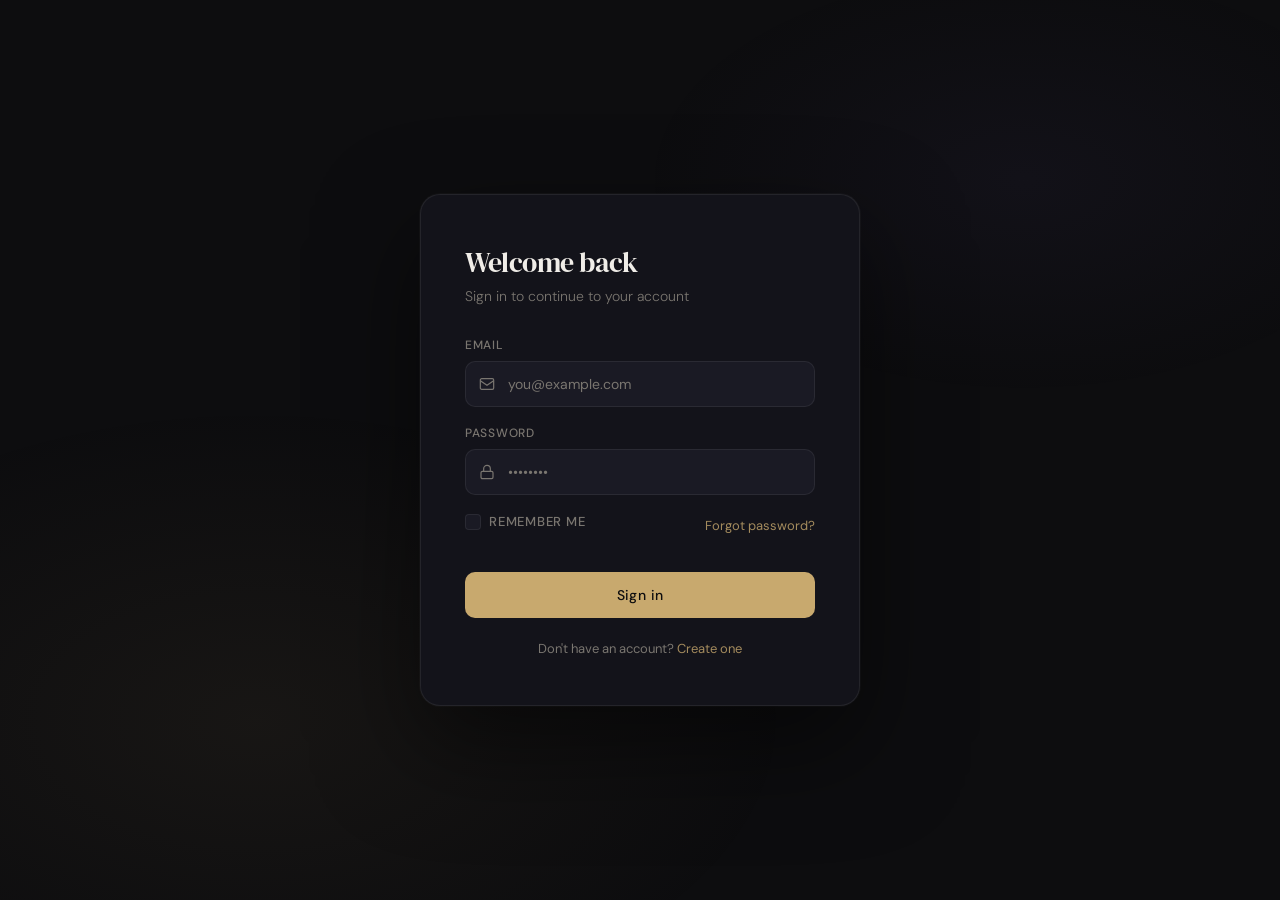
<file: login.html>
<!DOCTYPE html>
<html lang="en">
<head>
  <meta charset="UTF-8" />
  <meta name="viewport" content="width=device-width, initial-scale=1.0"/>
  <title>Login</title>
  <link href="https://fonts.googleapis.com/css2?family=DM+Serif+Display:ital@0;1&family=DM+Sans:wght@300;400;500&display=swap" rel="stylesheet"/>
  <link rel="stylesheet" href="styles/style.css">
</head>
<body class="centered-layout">
  <div class="wrapper">
    <div class="login-panel">
      <div class="login-header">
        <h1>Welcome back</h1>
        <p>Sign in to continue to your account</p>
      </div>

      <form onsubmit="handleLogin(event)">
        <div class="form-group">
          <label for="email">Email</label>
          <div class="input-wrap">
            <input type="email" id="email" placeholder="you@example.com" autocomplete="email" required />
            <svg width="16" height="16" viewBox="0 0 24 24" fill="none" stroke="currentColor" stroke-width="1.8">
              <rect x="2" y="4" width="20" height="16" rx="2"/><path d="m2 7 10 7 10-7"/>
            </svg>
          </div>
        </div>

        <div class="form-group">
          <label for="password">Password</label>
          <div class="input-wrap">
            <input type="password" id="password" placeholder="••••••••" autocomplete="current-password" required />
            <svg width="16" height="16" viewBox="0 0 24 24" fill="none" stroke="currentColor" stroke-width="1.8">
              <rect x="3" y="11" width="18" height="11" rx="2"/><path d="M7 11V7a5 5 0 0 1 10 0v4"/>
            </svg>
          </div>
        </div>

        <div class="form-meta">
          <label class="remember">
            <input type="checkbox" id="remember"/>
            <span class="check-box"></span>
            Remember me
          </label>
          <a href="#" class="forgot">Forgot password?</a>
        </div>

        <button type="submit" class="btn-primary">Sign in</button>
      </form>

      <div class="auth-link">
        Don't have an account? <a href="signup.html">Create one</a>
      </div>
    </div>
  </div>

  <script>
    function handleLogin(e) {
      e.preventDefault();
      const btn = e.target.querySelector('.btn-primary');
      btn.textContent = 'Signing in…';
      btn.style.opacity = '0.7';
      btn.disabled = true;
      setTimeout(() => {
        btn.textContent = '✓ Signed in';
        btn.style.background = '#4caf80';
      }, 1200);
    }
  </script>
</body>
</html>
</file>
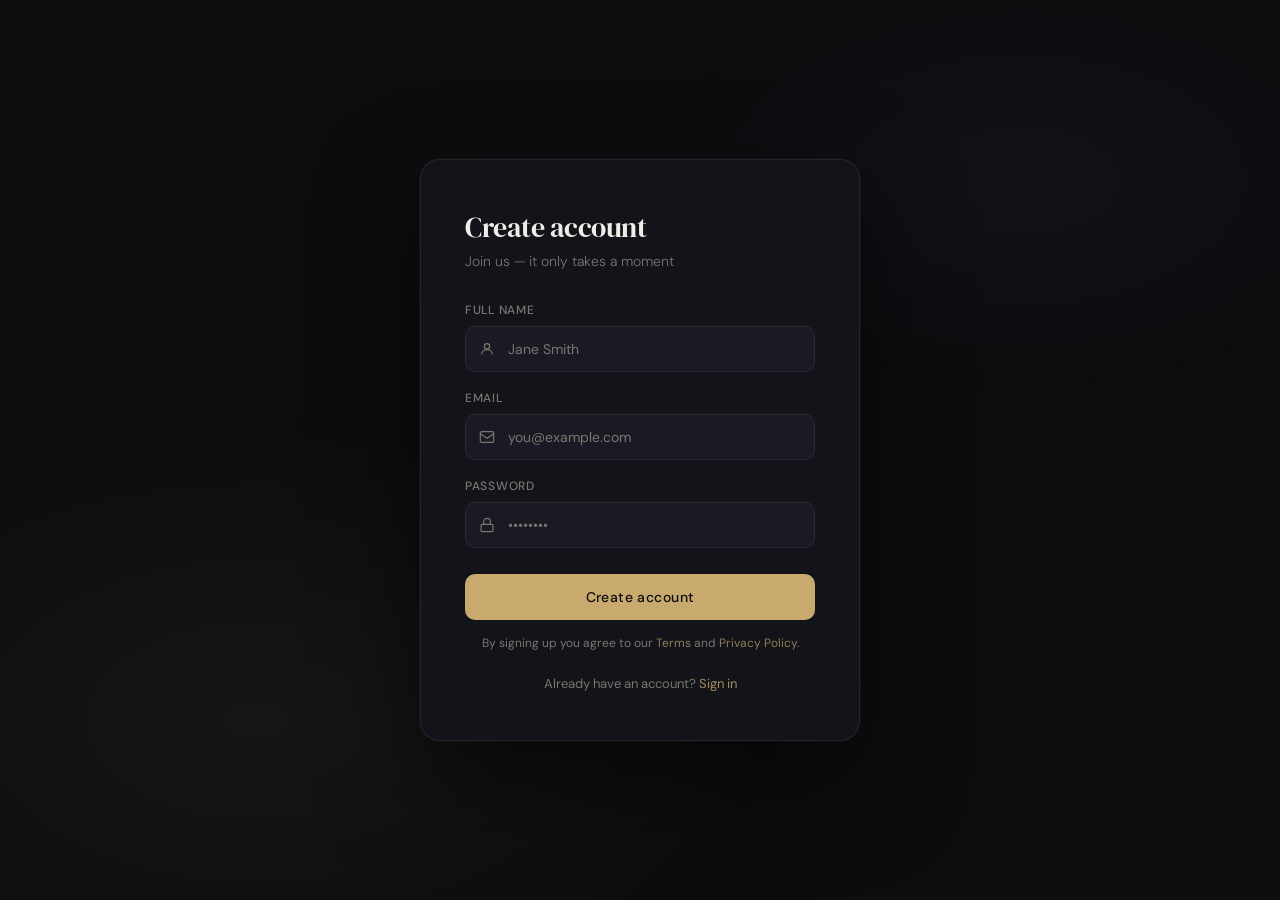
<file: sign_up.html>
<!DOCTYPE html>
<html lang="en">
<head>
  <meta charset="UTF-8" />
  <meta name="viewport" content="width=device-width, initial-scale=1.0"/>
  <title>Create Account</title>
  <link href="https://fonts.googleapis.com/css2?family=DM+Serif+Display:ital@0;1&family=DM+Sans:wght@300;400;500&display=swap" rel="stylesheet"/>
  <style>
    *, *::before, *::after { box-sizing: border-box; margin: 0; padding: 0; }

    :root {
      --bg: #0d0d0f;
      --panel: #13131a;
      --border: rgba(255,255,255,0.07);
      --accent: #c8a96e;
      --accent-dim: rgba(200,169,110,0.15);
      --text: #f0ede8;
      --muted: #7a7670;
      --input-bg: #1a1a24;
    }

    body {
      background: var(--bg);
      color: var(--text);
      font-family: 'DM Sans', sans-serif;
      min-height: 100vh;
      display: flex;
      align-items: center;
      justify-content: center;
      overflow: hidden;
    }

    body::before {
      content: '';
      position: fixed;
      inset: 0;
      background:
        radial-gradient(ellipse 60% 50% at 20% 80%, rgba(200,169,110,0.06) 0%, transparent 70%),
        radial-gradient(ellipse 50% 40% at 80% 20%, rgba(120,100,200,0.05) 0%, transparent 60%);
      pointer-events: none;
    }

    .wrapper {
      width: 440px;
      max-width: 95vw;
      background: var(--panel);
      border: 1px solid var(--border);
      border-radius: 20px;
      overflow: hidden;
      box-shadow: 0 40px 100px rgba(0,0,0,0.5), 0 0 0 1px rgba(255,255,255,0.03);
      padding: 48px 44px;
      animation: fadeUp 0.7s cubic-bezier(.22,1,.36,1) both;
    }

    @keyframes fadeUp {
      from { opacity: 0; transform: translateY(24px); }
      to   { opacity: 1; transform: translateY(0); }
    }

    .login-header {
      margin-bottom: 32px;
      animation: fadeUp 0.7s 0.1s cubic-bezier(.22,1,.36,1) both;
    }

    .login-header h1 {
      font-family: 'DM Serif Display', serif;
      font-size: 28px;
      font-weight: 400;
      letter-spacing: -0.5px;
      margin-bottom: 6px;
    }

    .login-header p {
      font-size: 14px;
      color: var(--muted);
      font-weight: 300;
    }

    .form-group {
      margin-bottom: 18px;
      animation: fadeUp 0.7s 0.2s cubic-bezier(.22,1,.36,1) both;
    }

    .form-group:nth-child(2) { animation-delay: 0.25s; }
    .form-group:nth-child(3) { animation-delay: 0.3s; }
    .form-group:nth-child(4) { animation-delay: 0.35s; }

    label {
      display: block;
      font-size: 12px;
      font-weight: 500;
      letter-spacing: 0.06em;
      text-transform: uppercase;
      color: var(--muted);
      margin-bottom: 8px;
    }

    .input-wrap {
      position: relative;
    }

    .input-wrap svg {
      position: absolute;
      left: 14px;
      top: 50%;
      transform: translateY(-50%);
      color: var(--muted);
      pointer-events: none;
      transition: color 0.2s;
    }

    input[type="text"],
    input[type="email"],
    input[type="password"] {
      width: 100%;
      background: var(--input-bg);
      border: 1px solid var(--border);
      border-radius: 10px;
      padding: 13px 14px 13px 42px;
      font-family: 'DM Sans', sans-serif;
      font-size: 14px;
      color: var(--text);
      outline: none;
      transition: border-color 0.2s, box-shadow 0.2s;
    }

    input::placeholder { color: var(--muted); }

    input:focus {
      border-color: rgba(200,169,110,0.5);
      box-shadow: 0 0 0 3px rgba(200,169,110,0.08);
    }

    input:focus ~ svg,
    .input-wrap:focus-within svg {
      color: var(--accent);
    }

    .btn-submit {
      width: 100%;
      padding: 14px;
      background: var(--accent);
      color: #0d0d0f;
      border: none;
      border-radius: 10px;
      font-family: 'DM Sans', sans-serif;
      font-size: 14px;
      font-weight: 500;
      letter-spacing: 0.03em;
      cursor: pointer;
      margin-top: 8px;
      transition: opacity 0.2s, transform 0.15s;
      animation: fadeUp 0.7s 0.45s cubic-bezier(.22,1,.36,1) both;
    }

    .btn-submit:hover { opacity: 0.9; transform: translateY(-1px); }
    .btn-submit:active { transform: translateY(0); }

    .login-link {
      text-align: center;
      font-size: 13px;
      color: var(--muted);
      margin-top: 22px;
      animation: fadeUp 0.7s 0.5s cubic-bezier(.22,1,.36,1) both;
    }

    .login-link a {
      color: var(--accent);
      text-decoration: none;
      opacity: 0.8;
      transition: opacity 0.2s;
    }
    .login-link a:hover { opacity: 1; }

    .terms {
      font-size: 12px;
      color: var(--muted);
      text-align: center;
      margin-top: 14px;
      line-height: 1.6;
      animation: fadeUp 0.7s 0.5s cubic-bezier(.22,1,.36,1) both;
    }

    .terms a {
      color: var(--accent);
      text-decoration: none;
      opacity: 0.7;
    }
    .terms a:hover { opacity: 1; }
  </style>
</head>
<body>
  <div class="wrapper">
    <div class="login-header">
      <h1>Create account</h1>
      <p>Join us — it only takes a moment</p>
    </div>

    <form onsubmit="handleSignup(event)">
      <div class="form-group">
        <label for="name">Full Name</label>
        <div class="input-wrap">
          <input type="text" id="name" placeholder="Jane Smith" autocomplete="name" required />
          <svg width="16" height="16" viewBox="0 0 24 24" fill="none" stroke="currentColor" stroke-width="1.8">
            <circle cx="12" cy="8" r="4"/><path d="M4 20c0-4 3.6-7 8-7s8 3 8 7"/>
          </svg>
        </div>
      </div>

      <div class="form-group">
        <label for="email">Email</label>
        <div class="input-wrap">
          <input type="email" id="email" placeholder="you@example.com" autocomplete="email" required />
          <svg width="16" height="16" viewBox="0 0 24 24" fill="none" stroke="currentColor" stroke-width="1.8">
            <rect x="2" y="4" width="20" height="16" rx="2"/><path d="m2 7 10 7 10-7"/>
          </svg>
        </div>
      </div>

      <div class="form-group">
        <label for="password">Password</label>
        <div class="input-wrap">
          <input type="password" id="password" placeholder="••••••••" autocomplete="new-password" required />
          <svg width="16" height="16" viewBox="0 0 24 24" fill="none" stroke="currentColor" stroke-width="1.8">
            <rect x="3" y="11" width="18" height="11" rx="2"/><path d="M7 11V7a5 5 0 0 1 10 0v4"/>
          </svg>
        </div>
      </div>

      <button type="submit" class="btn-submit">Create account</button>
    </form>

    <p class="terms">By signing up you agree to our <a href="#">Terms</a> and <a href="#">Privacy Policy</a>.</p>

    <div class="login-link">
      Already have an account? <a href="login.html">Sign in</a>
    </div>
  </div>

  <script>
    function handleSignup(e) {
      e.preventDefault();
      const btn = e.target.querySelector('.btn-submit');
      btn.textContent = 'Creating account…';
      btn.style.opacity = '0.7';
      btn.disabled = true;
      setTimeout(() => {
        btn.textContent = '✓ Account created!';
        btn.style.background = '#4caf80';
      }, 1200);
    }
  </script>
</body>
</html>
</file>
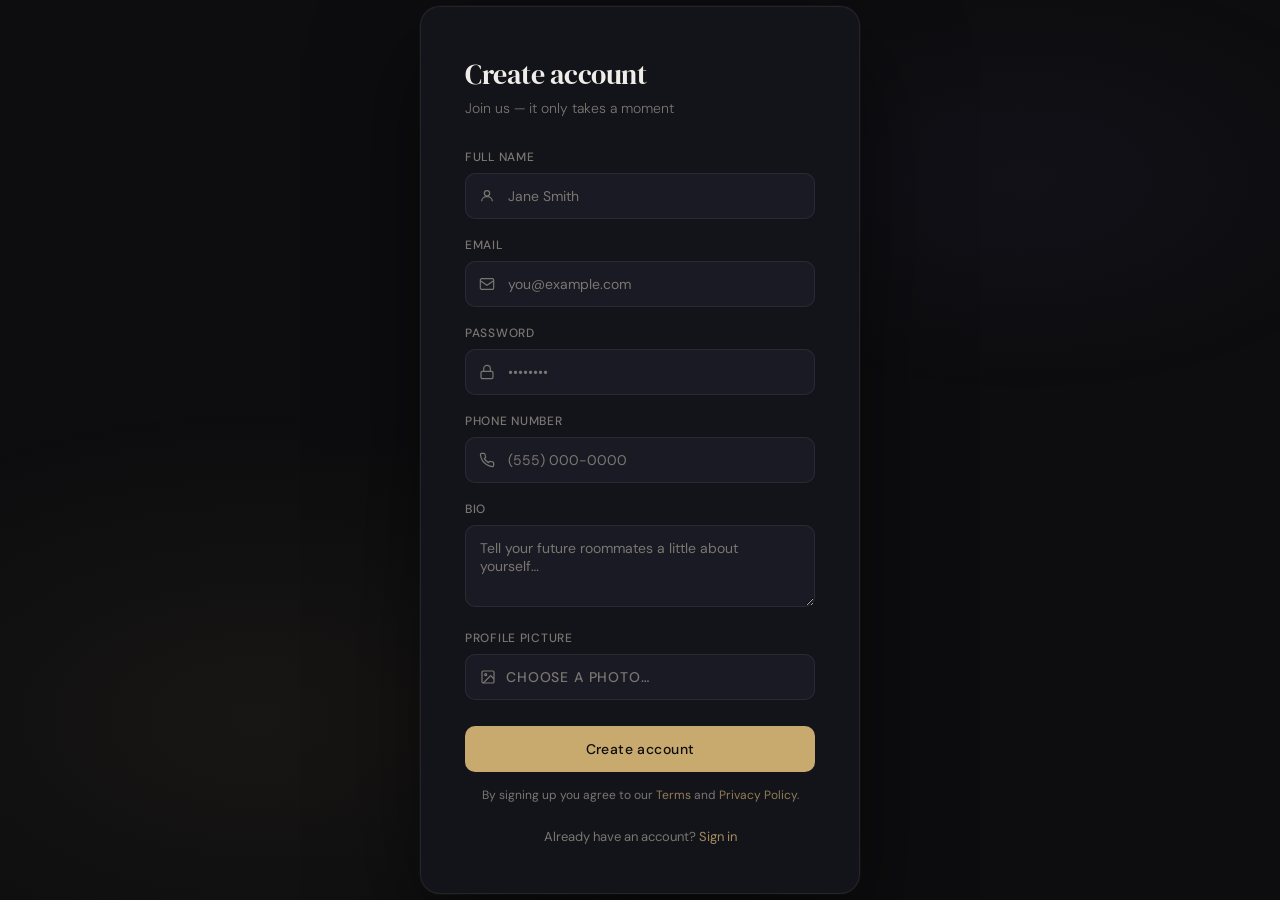
<file: signup.html>
<!DOCTYPE html>
<html lang="en">
<head>
  <meta charset="UTF-8" />
  <meta name="viewport" content="width=device-width, initial-scale=1.0"/>
  <title>Create Account</title>
  <link href="https://fonts.googleapis.com/css2?family=DM+Serif+Display:ital@0;1&family=DM+Sans:wght@300;400;500&display=swap" rel="stylesheet"/>
  <link rel="stylesheet" href="styles/style.css">
</head>
<body class="centered-layout">
  <div class="wrapper">
    <div class="login-panel">
      <div class="login-header">
        <h1>Create account</h1>
        <p>Join us — it only takes a moment</p>
      </div>

      <form onsubmit="handleSignup(event)">
        <div class="form-group">
          <label for="username">Full Name</label>
          <div class="input-wrap">
            <input type="text" id="username" placeholder="Jane Smith" autocomplete="name" required />
            <svg width="16" height="16" viewBox="0 0 24 24" fill="none" stroke="currentColor" stroke-width="1.8">
              <circle cx="12" cy="8" r="4"/><path d="M4 20c0-4 3.6-7 8-7s8 3 8 7"/>
            </svg>
          </div>
        </div>

        <div class="form-group">
          <label for="email">Email</label>
          <div class="input-wrap">
            <input type="email" id="email" placeholder="you@example.com" autocomplete="email" required />
            <svg width="16" height="16" viewBox="0 0 24 24" fill="none" stroke="currentColor" stroke-width="1.8">
              <rect x="2" y="4" width="20" height="16" rx="2"/><path d="m2 7 10 7 10-7"/>
            </svg>
          </div>
        </div>

        <div class="form-group">
          <label for="pass">Password</label>
          <div class="input-wrap">
            <input type="password" id="pass" placeholder="••••••••" autocomplete="new-password" required />
            <svg width="16" height="16" viewBox="0 0 24 24" fill="none" stroke="currentColor" stroke-width="1.8">
              <rect x="3" y="11" width="18" height="11" rx="2"/><path d="M7 11V7a5 5 0 0 1 10 0v4"/>
            </svg>
          </div>
        </div>

        <div class="form-group">
          <label for="phone">Phone Number</label>
          <div class="input-wrap">
            <input type="tel" id="phone" placeholder="(555) 000-0000" autocomplete="tel" required />
            <svg width="16" height="16" viewBox="0 0 24 24" fill="none" stroke="currentColor" stroke-width="1.8">
              <path d="M22 16.92v3a2 2 0 0 1-2.18 2 19.79 19.79 0 0 1-8.63-3.07 19.5 19.5 0 0 1-6-6 19.79 19.79 0 0 1-3.07-8.67A2 2 0 0 1 4.11 2h3a2 2 0 0 1 2 1.72 12.84 12.84 0 0 0 .7 2.81 2 2 0 0 1-.45 2.11L8.09 9.91a16 16 0 0 0 6 6l1.27-1.27a2 2 0 0 1 2.11-.45 12.84 12.84 0 0 0 2.81.7A2 2 0 0 1 22 16.92z"/>
            </svg>
          </div>
        </div>

        <div class="form-group">
          <label for="bio">Bio</label>
          <div class="input-wrap">
            <textarea id="bio" placeholder="Tell your future roommates a little about yourself…" maxlength="250" rows="3"></textarea>
          </div>
        </div>

        <div class="form-group">
          <label for="image_url">Profile Picture</label>
          <div class="file-wrap">
            <input type="file" id="image_url" accept="image/*" />
            <label for="image_url" class="file-label">
              <svg width="16" height="16" viewBox="0 0 24 24" fill="none" stroke="currentColor" stroke-width="1.8">
                <rect x="3" y="3" width="18" height="18" rx="2"/><circle cx="8.5" cy="8.5" r="1.5"/><path d="M21 15l-5-5L5 21"/>
              </svg>
              <span id="file-label-text">Choose a photo…</span>
            </label>
          </div>
        </div>

        <button type="submit" class="btn-primary">Create account</button>
      </form>

      <p class="terms">By signing up you agree to our <a href="#">Terms</a> and <a href="#">Privacy Policy</a>.</p>

      <div class="auth-link">
        Already have an account? <a href="login.html">Sign in</a>
      </div>
    </div>
  </div>

  <script>
    document.getElementById('image_url').addEventListener('change', function () {
      const label = document.getElementById('file-label-text');
      const fileLabel = document.querySelector('.file-label');
      if (this.files && this.files[0]) {
        label.textContent = this.files[0].name;
        fileLabel.classList.add('has-file');
      } else {
        label.textContent = 'Choose a photo…';
        fileLabel.classList.remove('has-file');
      }
    });

    async function handleSignup(e) {
      e.preventDefault();
      const btn = e.target.querySelector('.btn-primary');
      btn.textContent = 'Creating account…';
      btn.style.opacity = '0.7';
      btn.disabled = true;

      const body = {
        username: document.getElementById('username').value,
        email:    document.getElementById('email').value,
        pass:     document.getElementById('pass').value,
        phone:    document.getElementById('phone').value,
        bio:      document.getElementById('bio').value,
      };

      try {
        const res = await fetch('/api/users', {
          method: 'POST',
          headers: { 'Content-Type': 'application/json' },
          body: JSON.stringify(body),
        });

        if (res.ok) {
          btn.textContent = '✓ Account created!';
          btn.style.background = '#4caf80';
        } else {
          const err = await res.json();
          btn.textContent = 'Something went wrong';
          btn.style.background = '#c85050';
          btn.style.opacity = '1';
          btn.disabled = false;
          alert(err.error || 'Could not create account. Please try again.');
        }
      } catch {
        btn.textContent = 'Something went wrong';
        btn.style.background = '#c85050';
        btn.style.opacity = '1';
        btn.disabled = false;
        alert('Network error. Please check your connection and try again.');
      }
    }
  </script>
</body>
</html>
</file>
<file: styles/style.css>
/* ================================================
   Reset & Variables
   ================================================ */
*, *::before, *::after {
    box-sizing: border-box;
    margin: 0;
    padding: 0;
}

:root {
    --bg: #0d0d0f;
    --panel: #13131a;
    --border: rgba(255,255,255,0.07);
    --accent: #c8a96e;
    --accent-dim: rgba(200,169,110,0.15);
    --text: #f0ede8;
    --muted: #7a7670;
    --input-bg: #1a1a24;
    --error: #e07070;
}

/* ================================================
   Body & Background
   ================================================ */
body {
    font-family: 'DM Sans', sans-serif;
    background: var(--bg);
    color: var(--text);
    display: flex;
    flex-direction: column;
    align-items: center;
    min-height: 100vh;
}

body.centered-layout {
    justify-content: center;
    overflow: hidden;
}

body::before {
    content: '';
    position: fixed;
    inset: 0;
    background:
        radial-gradient(ellipse 60% 50% at 20% 80%, rgba(200,169,110,0.06) 0%, transparent 70%),
        radial-gradient(ellipse 50% 40% at 80% 20%, rgba(120,100,200,0.05) 0%, transparent 60%);
    pointer-events: none;
    z-index: 0;
}

/* ================================================
   Navigation
   ================================================ */
nav {
    width: 100%;
    background: #1a2540;
    border-bottom: 1px solid var(--border);
    display: flex;
    gap: 4px;
    padding: 10px 20px;
    align-items: center;
    position: relative;
    z-index: 10;
}

nav .nav-right {
    margin-left: auto;
}

nav a {
    color: var(--muted);
    text-decoration: none;
    padding: 6px 14px;
    border-radius: 5px;
    font-size: 14px;
    transition: background 0.2s, color 0.2s;
}

nav a:hover {
    background: rgba(255,255,255,0.06);
    color: var(--text);
}

nav a.active {
    background: var(--accent-dim);
    color: var(--accent);
}

nav a.login {
    background: var(--accent);
    color: #0d0d0f;
    font-weight: 500;
}

nav a.login:hover {
    opacity: 0.9;
}

/* ================================================
   Animations
   ================================================ */
@keyframes fadeUp {
    from { opacity: 0; transform: translateY(20px); }
    to   { opacity: 1; transform: translateY(0); }
}

/* ================================================
   Page Layout (nav pages)
   ================================================ */
.page-content {
    padding: 48px 20px;
    width: 100%;
    display: flex;
    justify-content: center;
    position: relative;
    z-index: 1;
}

.container {
    background: var(--panel);
    border: 1px solid var(--border);
    border-radius: 16px;
    width: 480px;
    box-shadow: 0 40px 80px rgba(0,0,0,0.4), 0 0 0 1px rgba(255,255,255,0.03);
    animation: fadeUp 0.6s cubic-bezier(.22,1,.36,1) both;
}

.header {
    padding: 18px 24px;
    font-family: 'DM Serif Display', serif;
    font-size: 22px;
    font-weight: 400;
    border-bottom: 1px solid var(--border);
    border-radius: 16px 16px 0 0;
    color: var(--text);
    letter-spacing: -0.3px;
}

footer {
    width: 100%;
    text-align: center;
    padding: 16px;
    font-size: 13px;
    color: var(--muted);
    background: #0a0a0c;
    border-top: 1px solid var(--border);
    margin-top: auto;
    position: relative;
    z-index: 1;
}

/* ================================================
   Index Page
   ================================================ */
.hero {
    flex: 1;
    width: 100%;
    display: flex;
    align-items: center;
    justify-content: center;
    background: url('../images/fancy_logo.png') center center / cover no-repeat;
    min-height: calc(100vh - 53px);
}

/* ================================================
   Apartment Page
   ================================================ */
.person-row {
    display: flex;
    align-items: center;
    padding: 12px 20px;
    border-bottom: 1px solid var(--border);
    position: relative;
}

.person-row:last-child {
    border-bottom: none;
    border-radius: 0 0 16px 16px;
}

.person-name {
    width: 110px;
    font-size: 15px;
    color: var(--text);
    font-weight: 400;
}

.rate-btn {
    flex: 1;
    padding: 8px 14px;
    background: var(--input-bg);
    border: 1px solid var(--border);
    border-radius: 8px;
    cursor: pointer;
    font-size: 14px;
    font-family: 'DM Sans', sans-serif;
    color: var(--text);
    display: flex;
    justify-content: space-between;
    align-items: center;
    transition: background 0.2s, border-color 0.2s;
}

.rate-btn:hover {
    background: rgba(255,255,255,0.05);
    border-color: rgba(255,255,255,0.14);
}

.rate-btn.disabled {
    background: transparent;
    color: var(--muted);
    cursor: default;
    border-color: rgba(255,255,255,0.04);
}

.status-col {
    width: 44px;
    display: flex;
    justify-content: center;
    align-items: center;
    margin-left: 12px;
}

.status-circle {
    width: 22px;
    height: 22px;
    border-radius: 50%;
    border: 2px solid rgba(255,255,255,0.15);
    background: transparent;
    transition: all 0.3s;
}

.status-circle.rated {
    background: #4CAF50;
    border-color: #4CAF50;
    display: flex;
    align-items: center;
    justify-content: center;
    color: white;
    font-size: 11px;
    font-weight: bold;
}

.status-circle.rated::after {
    content: '✔';
}

.status-circle.self {
    border-color: rgba(255,255,255,0.06);
    background: rgba(255,255,255,0.03);
}

.dropdown {
    display: none;
    position: absolute;
    top: calc(100% + 4px);
    left: 110px;
    right: 56px;
    background: #16161f;
    border: 1px solid var(--border);
    border-radius: 12px;
    padding: 16px;
    z-index: 200;
    box-shadow: 0 20px 50px rgba(0,0,0,0.5);
}

.dropdown.open {
    display: block;
}

.dropdown-title {
    font-size: 13px;
    font-weight: 500;
    letter-spacing: 0.05em;
    text-transform: uppercase;
    margin-bottom: 14px;
    color: var(--muted);
}

.rating-row {
    display: flex;
    justify-content: space-between;
    align-items: center;
    margin-bottom: 10px;
}

.rating-label {
    font-size: 13px;
    color: var(--text);
    width: 90px;
}

.stars {
    display: flex;
    gap: 2px;
}

.star-slot {
    position: relative;
    display: inline-block;
    width: 22px;
    height: 24px;
    cursor: pointer;
}

.star-bg {
    font-size: 22px;
    color: rgba(255,255,255,0.15);
    line-height: 1;
    display: block;
    user-select: none;
}

.star-fg {
    position: absolute;
    left: 0;
    top: 0;
    font-size: 22px;
    color: var(--accent);
    line-height: 1;
    overflow: hidden;
    width: 0%;
    white-space: nowrap;
    display: block;
    pointer-events: none;
}

.half {
    position: absolute;
    top: 0;
    height: 100%;
    width: 50%;
    z-index: 1;
}

.half.left  { left: 0; }
.half.right { right: 0; }

.submit-btn {
    margin-top: 14px;
    width: 100%;
    padding: 9px;
    background: var(--accent);
    color: #0d0d0f;
    border: none;
    border-radius: 8px;
    cursor: pointer;
    font-family: 'DM Sans', sans-serif;
    font-size: 13px;
    font-weight: 500;
    transition: opacity 0.2s, transform 0.15s;
}

.submit-btn:hover {
    opacity: 0.9;
    transform: translateY(-1px);
}

/* ================================================
   Finding Page
   ================================================ */
.search-wrap {
    padding: 16px 20px;
}

.search-input {
    width: 100%;
    padding: 10px 14px;
    background: var(--input-bg);
    border: 1px solid var(--border);
    border-radius: 8px;
    font-family: 'DM Sans', sans-serif;
    font-size: 14px;
    color: var(--text);
    outline: none;
    transition: border-color 0.2s, box-shadow 0.2s;
}

.search-input::placeholder {
    color: var(--muted);
}

.search-input:focus {
    border-color: rgba(200,169,110,0.5);
    box-shadow: 0 0 0 3px rgba(200,169,110,0.08);
}

.apt-listing {
    flex-direction: column;
    align-items: flex-start;
}

.apt-title {
    font-size: 15px;
    font-weight: 500;
    color: var(--text);
    margin-bottom: 8px;
}

.unit-container {
    display: flex;
    flex-wrap: wrap;
    gap: 6px;
}

.unit-btn {
    padding: 6px 10px;
    border: 1px solid var(--border);
    border-radius: 6px;
    background: var(--input-bg);
    color: var(--text);
    font-family: 'DM Sans', sans-serif;
    font-size: 13px;
    cursor: pointer;
    transition: background 0.2s, border-color 0.2s;
}

.unit-btn:hover {
    background: rgba(255,255,255,0.05);
    border-color: rgba(255,255,255,0.14);
}

/* ================================================
   Login & Signup (shared)
   ================================================ */
.wrapper {
    width: 440px;
    max-width: 95vw;
    background: var(--panel);
    border: 1px solid var(--border);
    border-radius: 20px;
    overflow: hidden;
    box-shadow: 0 40px 100px rgba(0,0,0,0.5), 0 0 0 1px rgba(255,255,255,0.03);
    animation: fadeUp 0.7s cubic-bezier(.22,1,.36,1) both;
}

.login-panel {
    padding: 48px 44px;
}

.login-header {
    margin-bottom: 32px;
    animation: fadeUp 0.7s 0.1s cubic-bezier(.22,1,.36,1) both;
}

.login-header h1 {
    font-family: 'DM Serif Display', serif;
    font-size: 28px;
    font-weight: 400;
    letter-spacing: -0.5px;
    margin-bottom: 6px;
}

.login-header p {
    font-size: 14px;
    color: var(--muted);
    font-weight: 300;
}

.form-group {
    margin-bottom: 18px;
    animation: fadeUp 0.7s 0.2s cubic-bezier(.22,1,.36,1) both;
}

.form-group:nth-child(2) { animation-delay: 0.25s; }
.form-group:nth-child(3) { animation-delay: 0.3s; }
.form-group:nth-child(4) { animation-delay: 0.35s; }

label {
    display: block;
    font-size: 12px;
    font-weight: 500;
    letter-spacing: 0.06em;
    text-transform: uppercase;
    color: var(--muted);
    margin-bottom: 8px;
}

.input-wrap {
    position: relative;
}

.input-wrap svg {
    position: absolute;
    left: 14px;
    top: 50%;
    transform: translateY(-50%);
    color: var(--muted);
    pointer-events: none;
    transition: color 0.2s;
}

.input-wrap input[type="text"],
.input-wrap input[type="email"],
.input-wrap input[type="password"],
.input-wrap input[type="tel"],
.input-wrap input[type="url"] {
    width: 100%;
    background: var(--input-bg);
    border: 1px solid var(--border);
    border-radius: 10px;
    padding: 13px 14px 13px 42px;
    font-family: 'DM Sans', sans-serif;
    font-size: 14px;
    color: var(--text);
    outline: none;
    transition: border-color 0.2s, box-shadow 0.2s;
}

.file-wrap input[type="file"] {
    display: none;
}

.file-label {
    display: flex;
    align-items: center;
    gap: 10px;
    width: 100%;
    background: var(--input-bg);
    border: 1px solid var(--border);
    border-radius: 10px;
    padding: 13px 14px;
    font-family: 'DM Sans', sans-serif;
    font-size: 14px;
    color: var(--muted);
    cursor: pointer;
    transition: border-color 0.2s, box-shadow 0.2s;
    box-sizing: border-box;
}

.file-label:hover {
    border-color: rgba(200,169,110,0.5);
    box-shadow: 0 0 0 3px rgba(200,169,110,0.08);
}

.file-label.has-file {
    color: var(--text);
}

.input-wrap textarea {
    width: 100%;
    background: var(--input-bg);
    border: 1px solid var(--border);
    border-radius: 10px;
    padding: 13px 14px;
    font-family: 'DM Sans', sans-serif;
    font-size: 14px;
    color: var(--text);
    outline: none;
    resize: vertical;
    transition: border-color 0.2s, box-shadow 0.2s;
    box-sizing: border-box;
}

.input-wrap input::placeholder,
.input-wrap textarea::placeholder { color: var(--muted); }

.input-wrap input:focus,
.input-wrap textarea:focus {
    border-color: rgba(200,169,110,0.5);
    box-shadow: 0 0 0 3px rgba(200,169,110,0.08);
}

.input-wrap:focus-within svg {
    color: var(--accent);
}

.btn-primary {
    width: 100%;
    padding: 14px;
    background: var(--accent);
    color: #0d0d0f;
    border: none;
    border-radius: 10px;
    font-family: 'DM Sans', sans-serif;
    font-size: 14px;
    font-weight: 500;
    letter-spacing: 0.03em;
    cursor: pointer;
    margin-top: 8px;
    transition: opacity 0.2s, transform 0.15s;
    animation: fadeUp 0.7s 0.4s cubic-bezier(.22,1,.36,1) both;
}

.btn-primary:hover { opacity: 0.9; transform: translateY(-1px); }
.btn-primary:active { transform: translateY(0); }

.auth-link {
    text-align: center;
    font-size: 13px;
    color: var(--muted);
    margin-top: 22px;
    animation: fadeUp 0.7s 0.5s cubic-bezier(.22,1,.36,1) both;
}

.auth-link a {
    color: var(--accent);
    text-decoration: none;
    opacity: 0.8;
    transition: opacity 0.2s;
}

.auth-link a:hover { opacity: 1; }

/* ================================================
   Login Specific
   ================================================ */
.form-meta {
    display: flex;
    align-items: center;
    justify-content: space-between;
    margin-bottom: 26px;
    animation: fadeUp 0.7s 0.35s cubic-bezier(.22,1,.36,1) both;
}

.remember {
    display: flex;
    align-items: center;
    gap: 8px;
    cursor: pointer;
    font-size: 13px;
    color: var(--muted);
    user-select: none;
}

.remember input[type="checkbox"] { display: none; }

.check-box {
    width: 16px;
    height: 16px;
    border: 1px solid var(--border);
    border-radius: 4px;
    background: var(--input-bg);
    display: flex;
    align-items: center;
    justify-content: center;
    transition: background 0.15s, border-color 0.15s;
    flex-shrink: 0;
}

.remember input:checked ~ .check-box {
    background: var(--accent);
    border-color: var(--accent);
}

.remember input:checked ~ .check-box::after {
    content: '';
    width: 8px;
    height: 5px;
    border-left: 2px solid #0d0d0f;
    border-bottom: 2px solid #0d0d0f;
    transform: rotate(-45deg) translateY(-1px);
    display: block;
}

.forgot {
    font-size: 13px;
    color: var(--accent);
    text-decoration: none;
    opacity: 0.8;
    transition: opacity 0.2s;
}

.forgot:hover { opacity: 1; }

/* ================================================
   Signup Specific
   ================================================ */
.terms {
    font-size: 12px;
    color: var(--muted);
    text-align: center;
    margin-top: 14px;
    line-height: 1.6;
    animation: fadeUp 0.7s 0.5s cubic-bezier(.22,1,.36,1) both;
}

.terms a {
    color: var(--accent);
    text-decoration: none;
    opacity: 0.7;
}

.terms a:hover { opacity: 1; }

/* ================================================
   Responsive
   ================================================ */
@media (max-width: 640px) {
    .login-panel { padding: 36px 28px; }
}
</file>
